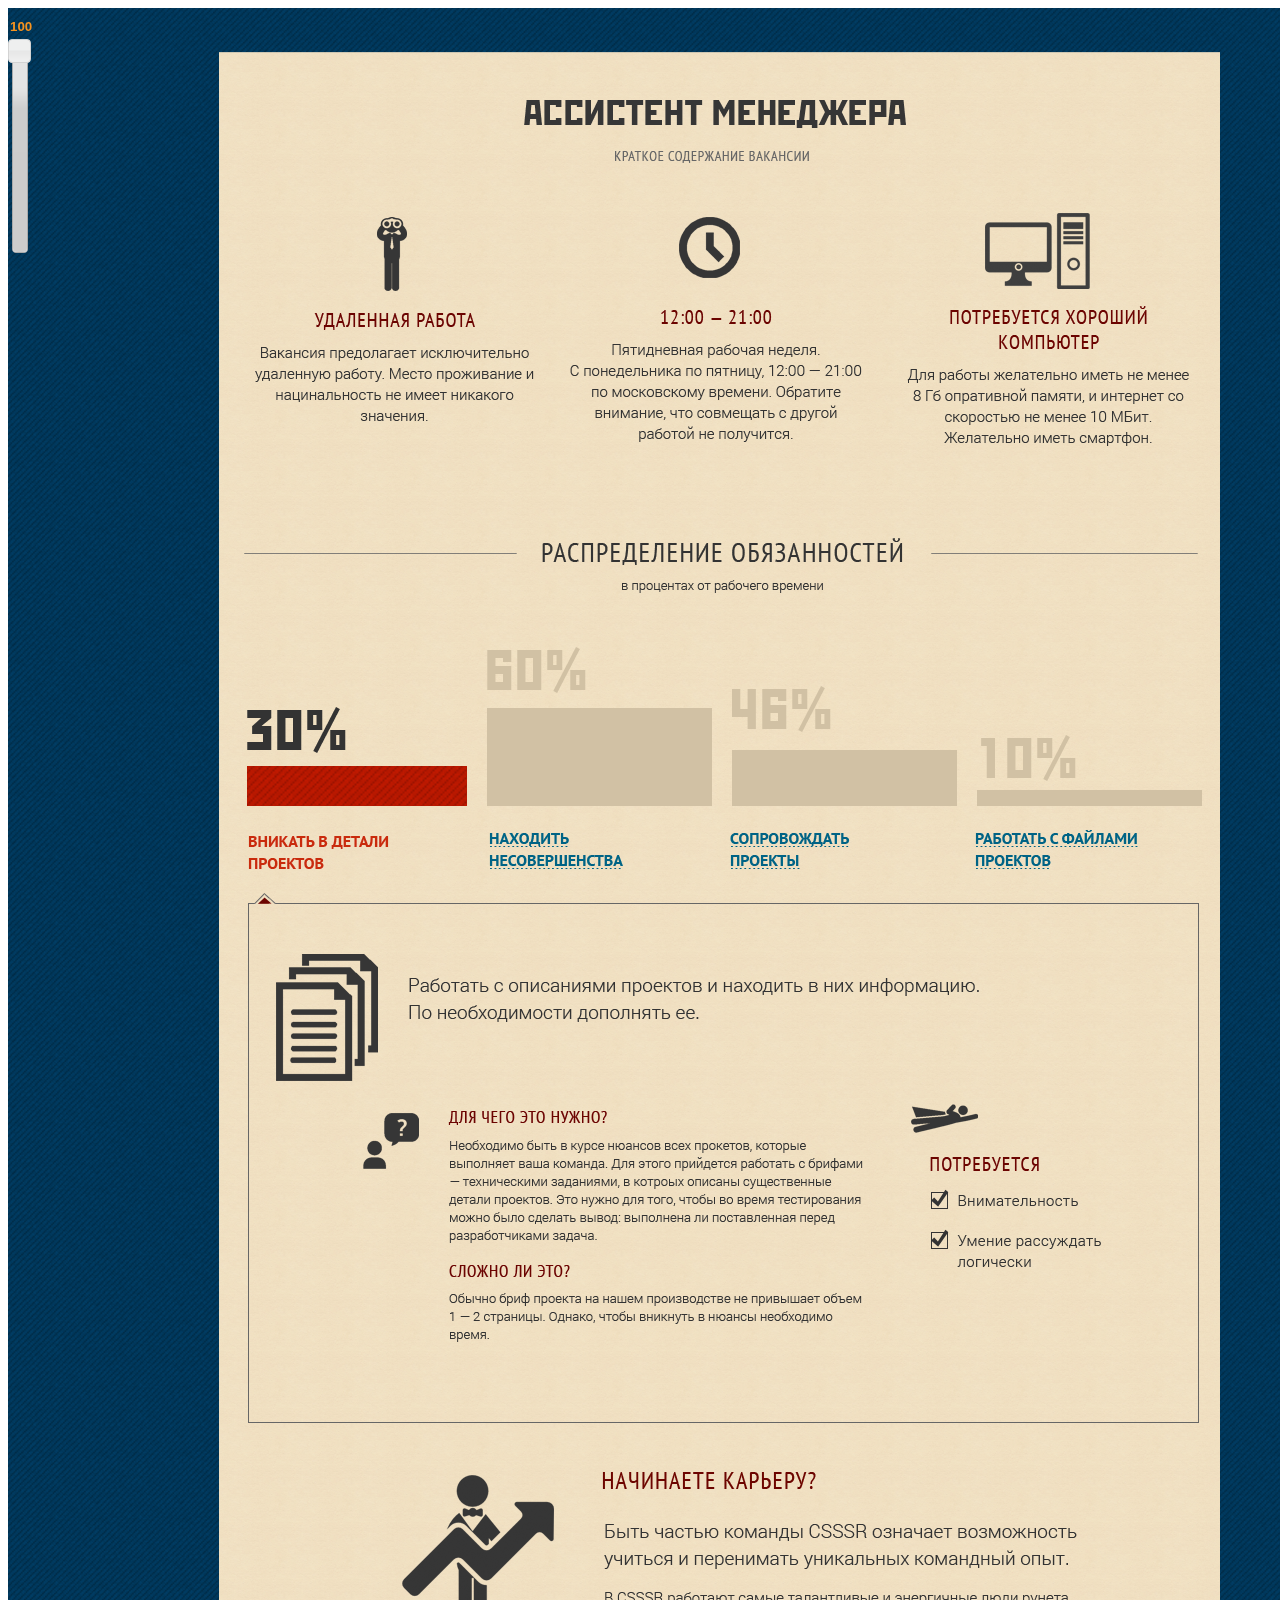
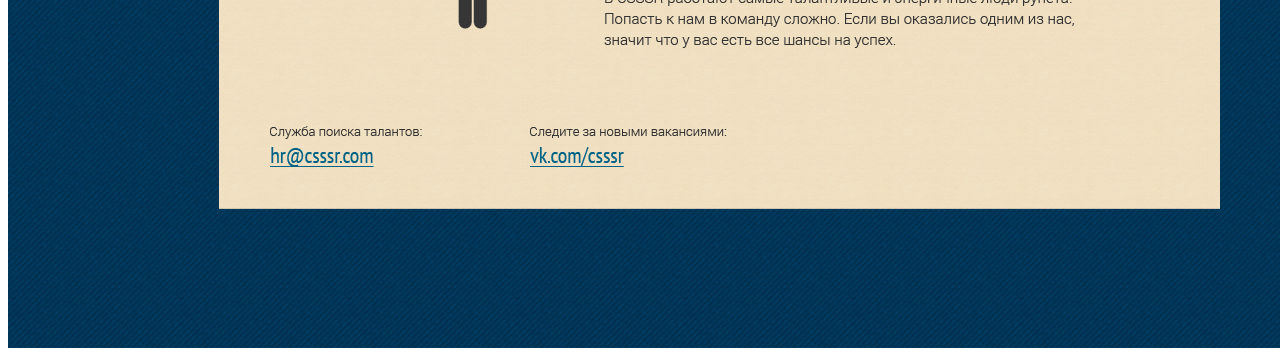
<file: egg/slider.html>
<!doctype html>
<html>
<head lang="rus">
<meta http-equiv="content-type" content="text/html; charset=UTF-8">

<title>Quest VS layout :: slider</title>

<link rel="stylesheet" href="index_files/jquery-ui.css">
<link rel="stylesheet" href="index_files/style.css">

<script src="https://code.jquery.com/jquery-1.10.2.js"></script>
<script src="index_files/jquery-ui.js"></script>

</head>

<body>
<div id="layer">
	<p>
		<input type="text" id="opamount" readonly>
	</p>
	<div id="opac" class="ui-slider ui-slider-vertical ui-widget ui-widget-content ui-corner-all" style="height:200px;">
	</div>
</div>

<div id="image">
	<img id="swatch" src="index_files/quest-0.png" width="1400" height="1940" alt="">
	</img>
</div>

<div id="link">
	<iframe src="http://csssr.github.io/assistant-manager-quest/" name="livePreviewFrame" width="1270px" height="1940px" frameborder="0" style=" min-height: 100%; top:-15px;" ALLOWTRANSPARENCY="true"> 
	</iframe>
</div>

<script> 
	function refreshOpacity() {
		var	transparency = $( "#opac" ).slider( "value" );
		var	my_op = (transparency/100); 
		$( "#swatch" ).css( "opacity", my_op );
		$( "#opac_val" ).val(opac );
	}

$( "#opac" ).slider({
	orientation: "vertical",
	range: "min",
	min: 0,
	max: 100,
	value: 100,
	slide: refreshOpacity,
	start: refreshOpacity,
	change: function( event, ui ) {
		$( "#opamount" ).val( ui.value );
}
});
		$( "#opamount" ).val( $( "#opac" ).slider( "value" ) );					
		$( "#opac" ).slider( "value", 100 );
</script> 

</body>
</html>
</file>
<file: egg/index_files/style.css>
body {
background:transparent;
min-height:1800px;
}

#image{
height:100%;
width:100%;
position:absolute;
left:8px;
top:8px;
}

#link {
z-index:9;
width: 1270px;
height: 1800px;
display: block;
}

#layer {
position:fixed;
top:1px;
left:12px;
z-index:999;
background:transparent;
}

#opamount {
max-width:23px;
position:relative;
left:-4px;
background:transparent;
border:0; 
color:#f6931f; 
font-weight:bold;
}
</file>
